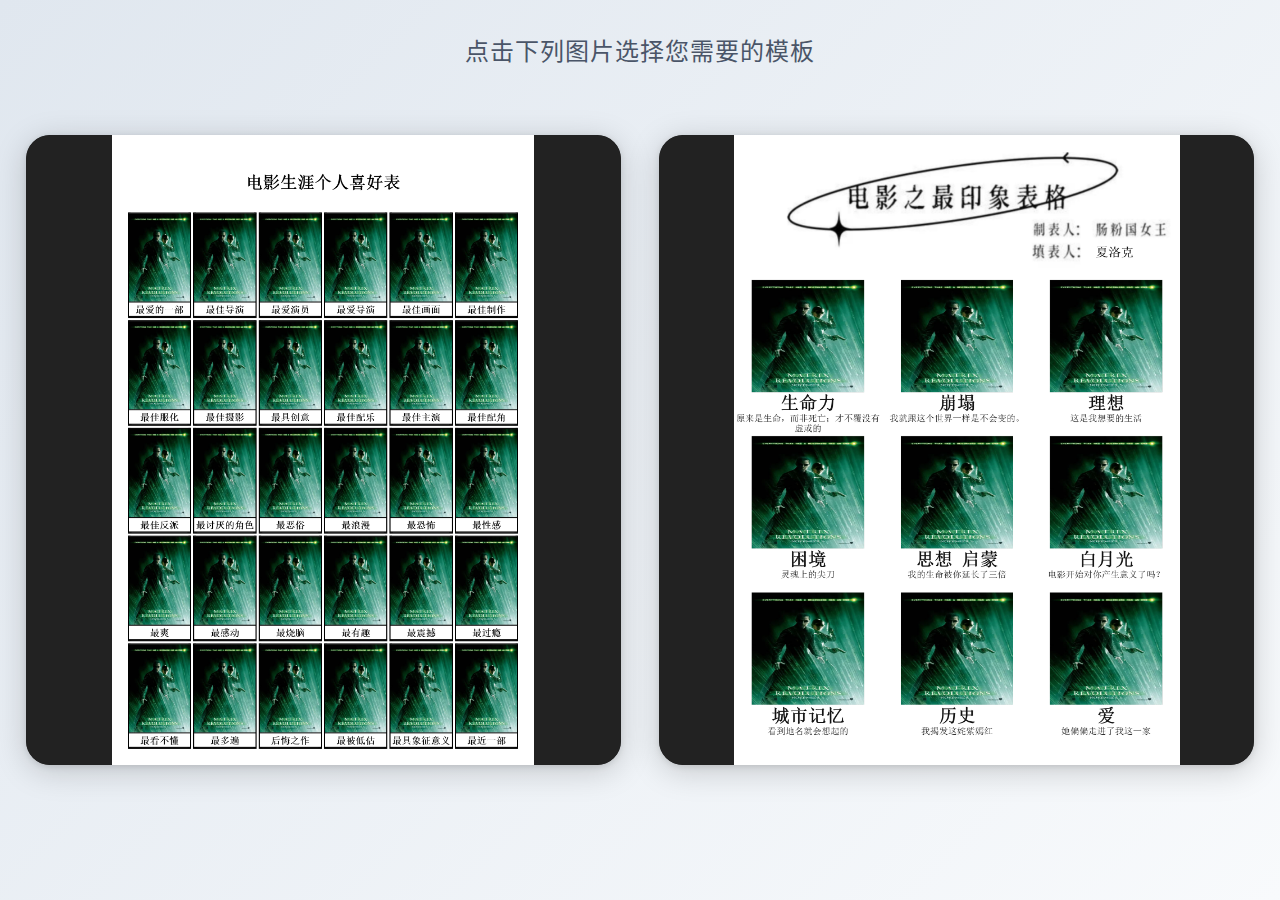
<file: home.html>
<!DOCTYPE html>
<html lang="zh-CN">
<head>
    <meta charset="UTF-8">
    <meta name="viewport" content="width=device-width, initial-scale=1.0">
    <title>电影表格首页</title>
    <style>
        body {
            margin: 0;
            padding: 0;
            background: linear-gradient(135deg, #e0e7ef 0%, #f8fafc 100%);
            min-height: 100vh;
            display: flex;
            align-items: center;
            justify-content: center;
        }
        .img-row {
            display: flex;
            width: 100vw;
            height: 100vh;
            box-sizing: border-box;
            align-items: center;
            justify-content: center;
            gap: 3vw;
            padding: 0 2vw;
            transition: all 0.3s;
        }
        .img-half {
            flex: 1 1 0;
            display: flex;
            align-items: center;
            justify-content: center;
            height: 70vh;
            background: none;
            transition: all 0.3s;
            min-width: 0;
        }
        .img-half a {
            display: block;
            width: 100%;
            height: 100%;
            border-radius: 24px;
            overflow: hidden;
            box-shadow: 0 6px 32px 0 rgba(0,0,0,0.18), 0 1.5px 6px 0 rgba(0,0,0,0.10);
            transition: box-shadow 0.3s, transform 0.3s;
            background: #222;
        }
        .img-half a:hover {
            box-shadow: 0 12px 48px 0 rgba(0,0,0,0.28), 0 3px 12px 0 rgba(0,0,0,0.18);
            transform: scale(1.035);
            border: 2.5px solid #fff;
        }
        .img-half img {
            width: 100%;
            height: 100%;
            object-fit: contain;
            display: block;
            background: #222;
            border-radius: 24px;
            transition: transform 0.3s;
        }
        @media (max-width: 900px) {
            .img-row {
                flex-direction: column;
                height: auto;
                gap: 4vw;
                padding: 4vw 0;
            }
            .img-half {
                width: 90vw;
                height: 40vw;
                max-height: 50vh;
            }
        }
        @media (max-width: 600px) {
            .img-half {
                width: 96vw;
                height: 38vw;
                max-height: 40vh;
            }
        }
    </style>
</head>
<body>
    <div style="position:absolute;top:32px;width:100vw;text-align:center;z-index:2;pointer-events:none;">
      <span style="font-size:1.5rem;color:#4a5568;font-family:'SimSun','宋体',serif;letter-spacing:1px;">点击下列图片选择您需要的模板</span>
    </div>
    <div class="img-row">
        <div class="img-half">
            <a href="index.html">
                <img src="电影生涯个人喜好表示意图.png" alt="电影生涯个人喜好表示意图">
            </a>
        </div>
        <div class="img-half">
            <a href="index3.html">
                <img src="电影之最印象表格示意图.png" alt="电影之最印象表格示意图">
            </a>
        </div>
    </div>
</body>
</html>
</file>
